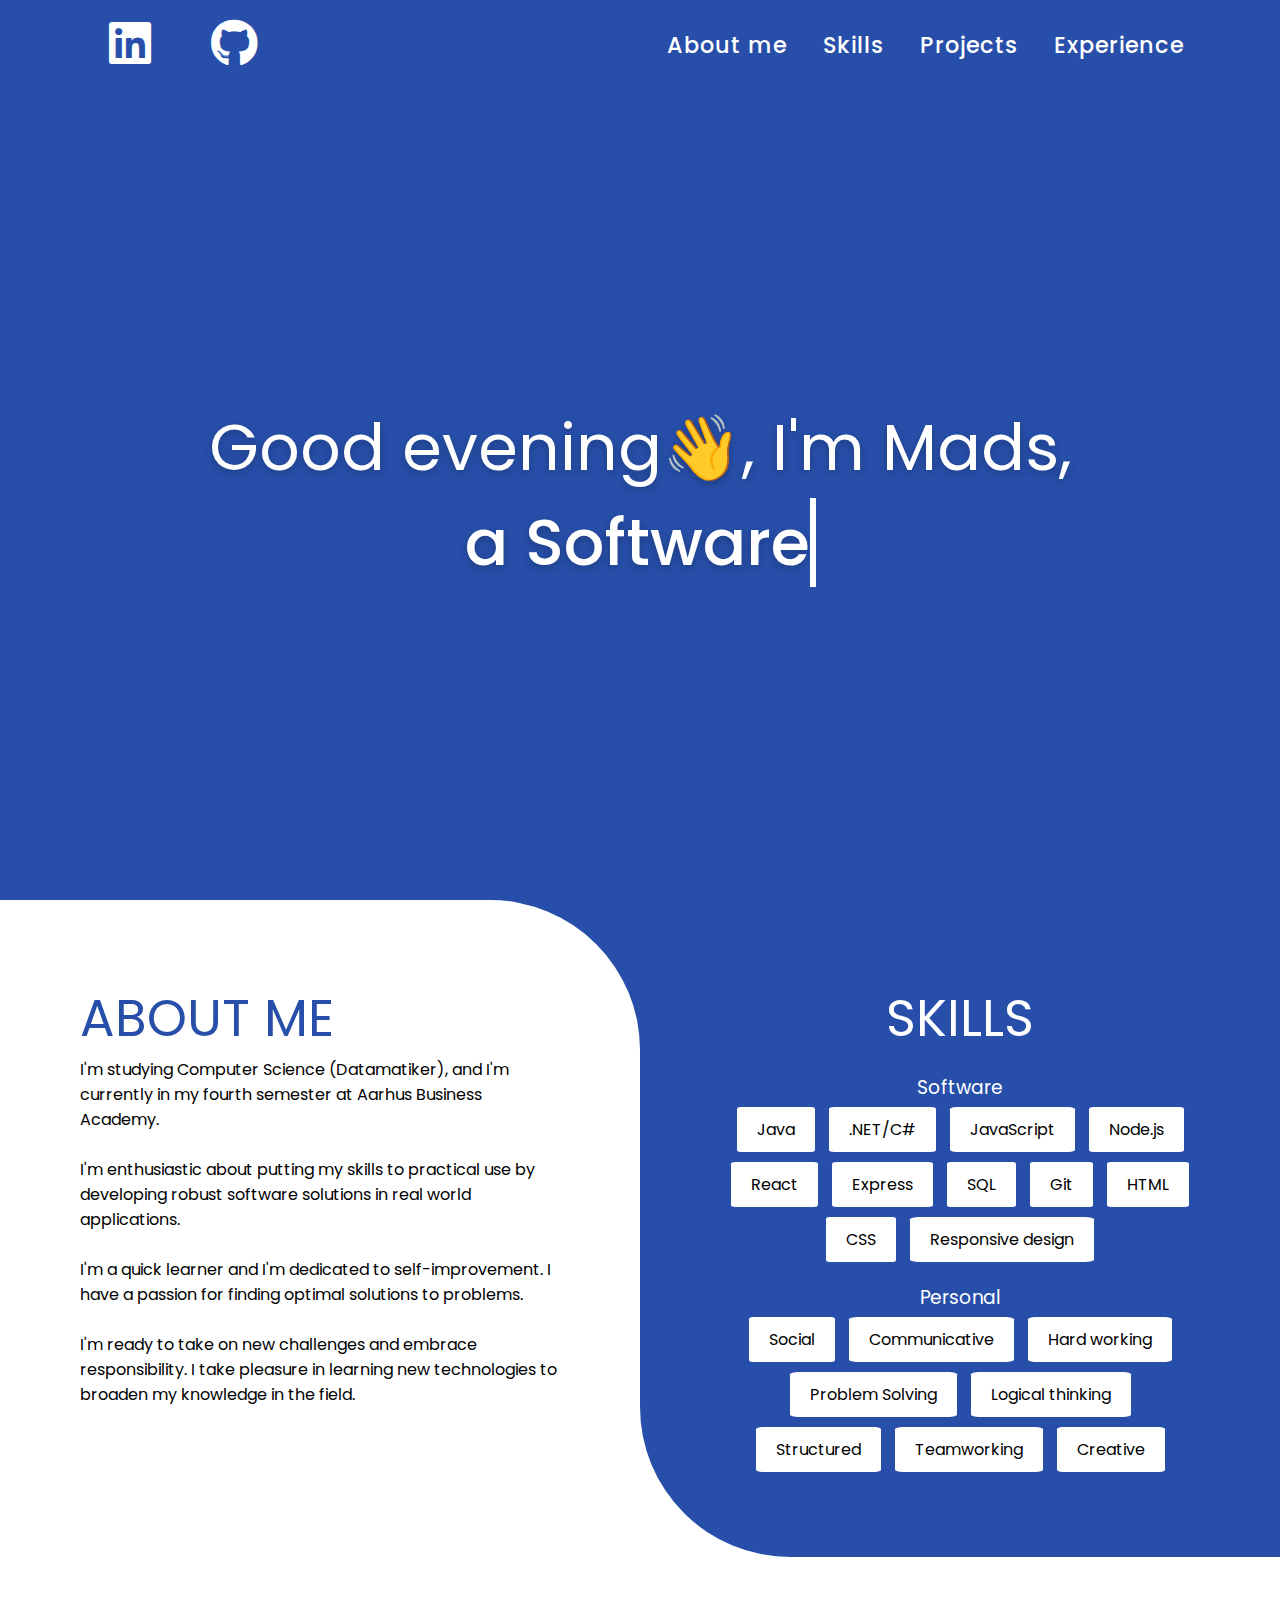
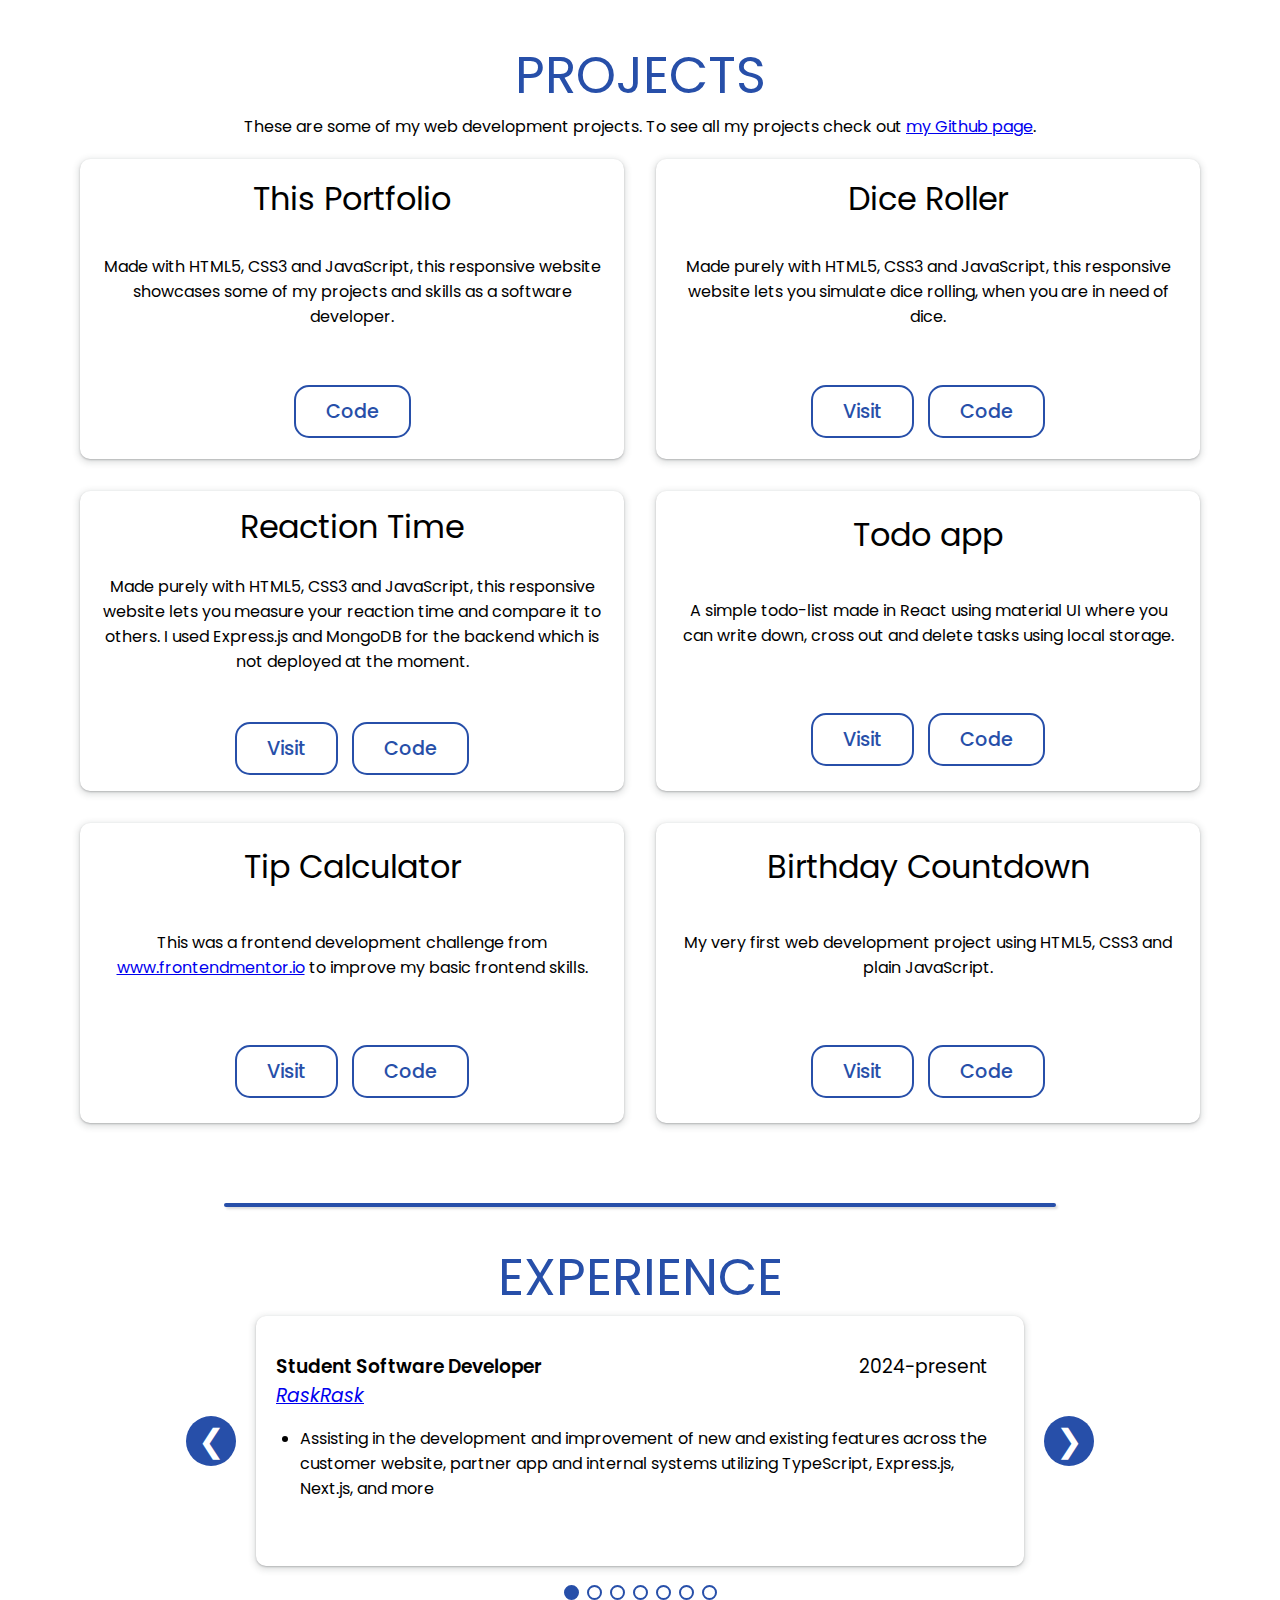
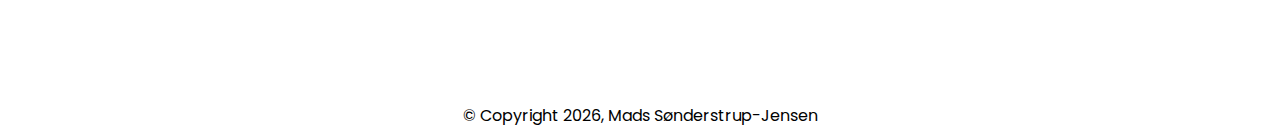
<file: index.html>
<!DOCTYPE html>
<html lang="en">
    <head>
        <meta charset="UTF-8" />
        <meta http-equiv="X-UA-Compatible" content="IE=edge" />
        <meta name="viewport" content="width=device-width, initial-scale=1.0" />
        <link rel="stylesheet" href="styles.css" />
        <link
            rel="stylesheet"
            href="https://cdnjs.cloudflare.com/ajax/libs/font-awesome/6.0.0/css/all.min.css"
            integrity="sha512-9usAa10IRO0HhonpyAIVpjrylPvoDwiPUiKdWk5t3PyolY1cOd4DSE0Ga+ri4AuTroPR5aQvXU9xC6qOPnzFeg=="
            crossorigin="anonymous"
            referrerpolicy="no-referrer"
        />
        <link
            rel="apple-touch-icon"
            sizes="180x180"
            href="favicon/apple-touch-icon.png"
        />
        <link
            rel="icon"
            type="image/png"
            sizes="32x32"
            href="favicon/favicon-32x32.png"
        />
        <link
            rel="icon"
            type="image/png"
            sizes="16x16"
            href="favicon/favicon-16x16.png"
        />
        <link rel="manifest" href="favicon/site.webmanifest" />
        <script src="script.js" defer></script>
        <title>Mads Sønderstrup-Jensen</title>
    </head>
    <body>
        <!--NAVBAR-->
        <header>
      <nav id="navbar">
              <div id="links">
                  <button id="linked-in" class="icon">
                      <i class="fab fa-linkedin fa-fw"></i>
                  </button>
                  <button id="github" class="icon">
                      <i class="fab fa-github fa-fw"></i>
                  </button>
              </div>
            <div id="nav-links">
          <a href="#about">About me</a>
          <a href="#skills">Skills</a>
          <a href="#projects">Projects</a>
          <a href="#experience">Experience</a>
          <!--<a href="#contact">Contact</a>-->
      </nav>
      <div id="hamburger">
        <div id="hamburger-line-1"></div>
        <div id="hamburger-line-2"></div>
        <div id="hamburger-line-3"></div>
      </div>
    </header>
    

    <!--HERO-->
    <div id="hero">
      <div id="hero-text">
        <h1>
          <span id="greeting"></span>👋, I'm Mads,
          <br />
          <span id="typed-out" class="span-bold"></span>
          <div id="text-cursor"></div>
        </h1>
      </div>
    </div>

    <div id="about-skills">
      <!--ABOUT ME-->
      <div id="about">
        <h2 class="section-header">ABOUT ME</h2>
        <div id="about-text">
          <p>
            I'm studying Computer Science (Datamatiker), and I'm
            currently in my fourth semester at Aarhus Business Academy.
            <br />
            <br />
            I'm enthusiastic about putting my skills to practical use by
            developing robust software solutions in real world applications.
            <br />
            <br />
            I'm a quick learner and I'm dedicated to self-improvement. I have a
            passion for finding optimal solutions to problems. <br />
            <br />
            I'm ready to take on new challenges and embrace responsibility. I
            take pleasure in learning new technologies to broaden my knowledge
            in the field.
          </p>
          </div>
          </div>
            <!--SKILLS-->
            <div id="skills-wrapper">
                <div id="skills">
                    <h2 class="section-header">SKILLS</h2>
                    <div id="skills-flex">
                        <div>
                            <h3>Software</h3>
                            <ul>
                                <li>Java</li>
                                <li>.NET/C#</li>
                                <li>JavaScript</li>
                                <li>Node.js</li>
                                <li>React</li>
                                <li>Express</li>
                                <li>SQL</li>
                                <li>Git</li>
                                <li>HTML</li>
                                <li>CSS</li>
                                <li>Responsive design</li>
                            </ul>
                        </div>
                        <div>
                            <h3>Personal</h3>
                            <ul>
                                <li>Social</li>
                                <li>Communicative</li>
                                <li>Hard working</li>
                                <li>Problem Solving</li>
                                <li>Logical thinking</li>
                                <li>Structured</li>
                                <li>Teamworking</li>
                                <li>Creative</li>
                            </ul>
                        </div>
                    </div>
                </div>
            </div>
        </div>

        <!--PROJECTS-->
        <div id="projects">
            <h2 id="projects-header" class="section-header">PROJECTS</h2>
            <p id="projects-description">
                These are some of my web development projects. To see all my
                projects check out
                <a href="https://github.com/soenderstrup" target="_blank"
                    >my Github page</a
                >.
            </p>
            <div id="projects-grid">
                <div class="project">
                    <h3>This Portfolio</h3>
                    <p>
                        Made with HTML5, CSS3 and JavaScript, this responsive
                        website showcases some of my projects and skills as a
                        software developer.
                    </p>
                    <button id="portfolio-github-btn" class="project-visit-btn">
                        Code
                    </button>
                </div>
                <div class="project">
                    <h3>Dice Roller</h3>
                    <p>
                        Made purely with HTML5, CSS3 and JavaScript, this
                        responsive website lets you simulate dice rolling, when
                        you are in need of dice.
                    </p>
                    <div class="link-buttons">
                        <button id="dice-roller-btn" class="project-visit-btn">
                            Visit
                        </button>
                        <button
                            id="dice-roller-github-btn"
                            class="project-visit-btn"
                        >
                            Code
                        </button>
                    </div>
                </div>
                <div class="project">
                    <h3>Reaction Time</h3>
                    <p>
                        Made purely with HTML5, CSS3 and JavaScript, this
                        responsive website lets you measure your reaction time
                        and compare it to others. I used Express.js and MongoDB
                        for the backend which is not deployed at the moment.
                    </p>
                    <div class="link-buttons">
                        <button
                            id="reaction-time-btn"
                            class="project-visit-btn"
                        >
                            Visit
                        </button>
                        <button
                            id="reaction-time-github-btn"
                            class="project-visit-btn"
                        >
                            Code
                        </button>
                    </div>
                </div>
                <!--<div class="project">
          <h3>Weather app</h3>
          <p>
            Made with the well-known frontend framework React and using a
            weather API, this responsive website enables you to look up the
            current weather conditions of any city.
          </p>
          <div class="link-buttons">
            <button id="weather-app-btn" class="project-visit-btn">
              Visit
            </button>
            <button id="weather-app-github-btn" class="project-visit-btn">
              Code
            </button>
          </div>
        </div>-->
                <div class="project">
                    <h3>Todo app</h3>
                    <p>
                        A simple todo-list made in React using material UI where
                        you can write down, cross out and delete tasks using
                        local storage.
                    </p>
                    <div class="link-buttons">
                        <button id="todo-app-btn" class="project-visit-btn">
                            Visit
                        </button>
                        <button
                            id="todo-app-github-btn"
                            class="project-visit-btn"
                        >
                            Code
                        </button>
                    </div>
                </div>
                <div class="project">
                    <h3>Tip Calculator</h3>
                    <p>
                        This was a frontend development challenge from
                        <a href="https://www.frontendmentor.io/" target="_blank"
                            >www.frontendmentor.io</a
                        >
                        to improve my basic frontend skills.
                    </p>
                    <div class="link-buttons">
                        <button
                            id="tip-calculator-btn"
                            class="project-visit-btn"
                        >
                            Visit
                        </button>
                        <button
                            id="tip-calculator-github-btn"
                            class="project-visit-btn"
                        >
                            Code
                        </button>
                    </div>
                </div>
                <div class="project">
                    <h3>Birthday Countdown</h3>
                    <p>
                        My very first web development project using HTML5, CSS3
                        and plain JavaScript.
                    </p>
                    <div class="link-buttons">
                        <button id="countdown-btn" class="project-visit-btn">
                            Visit
                        </button>
                        <button
                            id="countdown-github-btn"
                            class="project-visit-btn"
                        >
                            Code
                        </button>
                    </div>
                </div>
            </div>
        </div>

        <!--EXPERINCE-->
        <div id="experience">
            <div class="line"></div>
            <h2 id="experience-header" class="section-header">EXPERIENCE</h2>
            <div id="exp-slideshow">
                <button id="prev" class="slide-btn" onclick="changeSlide(-1)">
                    &#10094;
                </button>
                <div class="slide">
                    <h3>
                        Student Software Developer
                        <span class="date">2024-present</span>
                        <span class="location"><i><a href="https://www.raskrask.dk/" target="_blank">RaskRask</a></i></span>
                    </h3>
                    <ul>
                        <li>Assisting in the development and improvement of new and existing features across the customer website, partner app and internal systems utilizing TypeScript, Express.js, Next.js, and more</li>
                    </ul>
                </div>
                <div class="slide">
                    <h3>
                        Student Software Developer
                        <span class="date">2023-2024</span>
                        <span class="location"><i><a href="https://www.prochimp.dk/" target="_blank">Prochimp</a></i></span>
                    </h3>
                    <ul>
                        <li>
                            Developing solutions in C# and .NET, both frontend
                            and backend
                        </li>
                        <li>Working with the MAUI Blazor framework</li>
                    </ul>
                    <p>
                        This has made me proficient in the MAUI Blazor framework, significantly deepening my understanding of the .NET ecosystem.
                    </p>
                </div>
                <div class="slide">
                    <h3>
                        Student Software Developer
                        <span class="date">2022-2023</span>
                        <span class="location"
                            ><i><a href="https://www.be-terna.com/" target="_blank">BE-terna Denmark</a></i></span
                        >
                    </h3>
                    <ul>
                        <li>Developing websites for various clients</li>
                        <li>
                            Consulting work and developing solutions in the
                            Microsoft Power Platform environment
                        </li>
                    </ul>
                    <p>
                        This has given me valuable experience in working with
                        clients and developing solutions in a professional
                        environment.
                    </p>
                </div>
                <div class="slide">
                    <h3>
                        Instructor - Introduction to Programming
                        <span class="date">2021</span>
                        <span class="location"><i>Aarhus University</i></span>
                    </h3>
                    <ul>
                        <li>
                            Teaching Java to first-year computer science
                            students
                        </li>
                        <li>
                            Debugging and correcting programming assignments
                        </li>
                    </ul>
                    <p>
                        This has enhanced my ability to convey theoretical
                        challenges, providing me with a deeper understanding of
                        programming.
                    </p>
                </div>
                <div class="slide">
                    <h3>
                        Warehouse Employee
                        <span class="date">2020</span>
                        <span class="location"
                            ><i>Brdr. Kier</i></span
                        >
                    </h3>
                    <ul>
                        <li>Packing and picking shipments of metal pipes</li>
                        <li>Loading trucks using remote-controlled cranes</li>
                    </ul>
                    <p>
                        This has taught me the importance of structured and
                        independent work.
                    </p>
                </div>
                <div class="slide">
                    <h3>
                        Waiter
                        <span class="date">2019-2020</span>
                        <span class="location"><i>Kiin Kiin, Aarhus</i></span>
                    </h3>
                    <ul>
                        <li>Take orders and serve guests</li>
                        <li>I had to keep calm in stressful situations</li>
                    </ul>
                    <p>
                        This has taught me to be service-oriented and keep a
                        positive attitude no matter what.
                    </p>
                </div>
                <div class="slide">
                    <h3>
                        Substitute Teacher and pedagogical assistant
                        <span class="date">2018-2019</span>
                        <span class="location"
                            ><i>Odder Lille Friskole</i></span
                        >
                    </h3>
                    <ul>
                        <li>
                            Taught children from grades 0 to 9 and conducted
                            activities with them in the after-school program.
                        </li>
                        <li>
                            Was available for on-call assignments every morning.
                        </li>
                    </ul>
                    <p>
                        This has taught me to be adaptable, flexible, and
                        patient.
                    </p>
                </div>

                <button id="next" class="slide-btn" onclick="changeSlide(1)">
                    &#10095;
                </button>
            </div>
            <div id="dots">
                <span class="dot" onclick="showSlide(0)"></span>
                <span class="dot" onclick="showSlide(1)"></span>
                <span class="dot" onclick="showSlide(2)"></span>
                <span class="dot" onclick="showSlide(3)"></span>
                <span class="dot" onclick="showSlide(4)"></span>
                <span class="dot" onclick="showSlide(5)"></span>
                <span class="dot" onclick="showSlide(6)"></span>
            </div>
        </div>
        <button id="top-btn"><i class="fas fa-angle-up"></i></button>
        <p id="copyright"></p>
    </body>
</html>
</file>
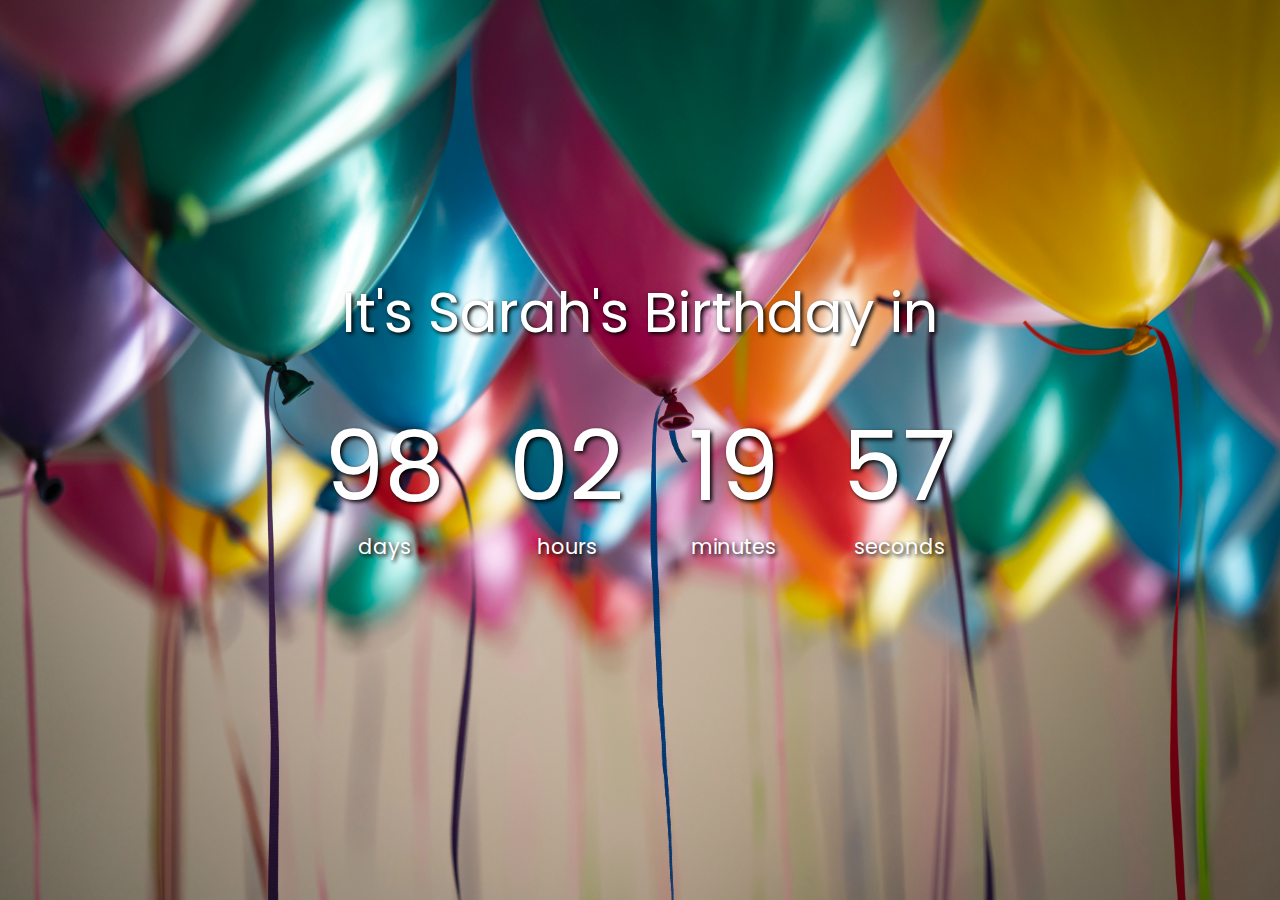
<file: countdown/index.html>
<!DOCTYPE html>
<html lang="en">
<head>
    <meta charset="UTF-8">
    <meta name="viewport" content="width=device-width, initial-scale=1">
    <title>Countdown to Birthday</title>
    <link rel="stylesheet" href="style.css">
    <script src="script.js" defer></script>
</head>
<body>
    <h1>It's Sarah's Birthday in</h1>

    <div class="countdown-container">
        <div class="countdown-el days-c">
            <p class="big-text" id="days">0</p>
            <span>days</span>
        </div>
        <div class="countdown-el hours-c">
            <p class="big-text" id="hours">0</p>
            <span>hours</span>
        </div>
        <div class="countdown-el minutes-c">
            <p class="big-text" id="minutes">0</p>
            <span>minutes</span>
        </div>
        <div class="countdown-el seconds-c">
            <p class="big-text" id="seconds">0</p>
            <span>seconds</span>
        </div>
    </div>
</body>
</html>
</file>
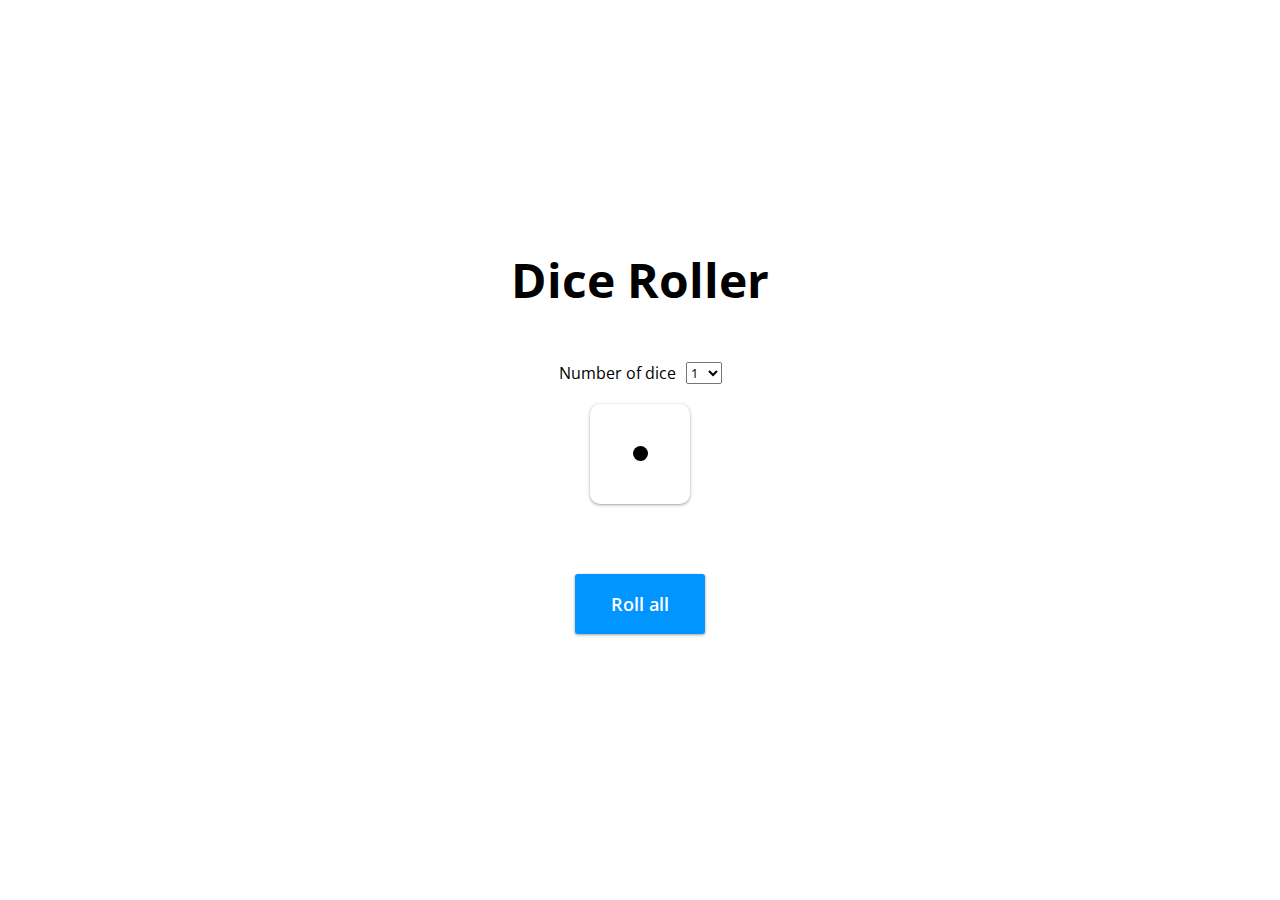
<file: dice/index.html>
<!DOCTYPE html>
<html lang="en">
  <head>
    <meta charset="UTF-8" />
    <meta http-equiv="X-UA-Compatible" content="IE=edge" />
    <meta name="viewport" content="width=device-width, initial-scale=1.0" />
    <link rel="stylesheet" href="styles.css" />
    <script src="script.js" defer></script>
    <title>Dice</title>
  </head>
  <body>
    <section>
      <h1>Dice Roller</h1>
      <div id="select">
        <p>Number of dice</p>
        <select name="noOfDice" id="dice-selector">
          <option value="1">1</option>
          <option value="2">2</option>
          <option value="3">3</option>
          <option value="4">4</option>
          <option value="5">5</option>
          <option value="6">6</option>
          <option value="7">7</option>
          <option value="8">8</option>
          <option value="9">9</option>
          <option value="10">10</option>
        </select>
      </div>
      <div id="dice-container"></div>
      <button id="roll-btn">Roll all</button>
      <p id="last-roll"></p>
    </section>
  </body>
</html>
</file>
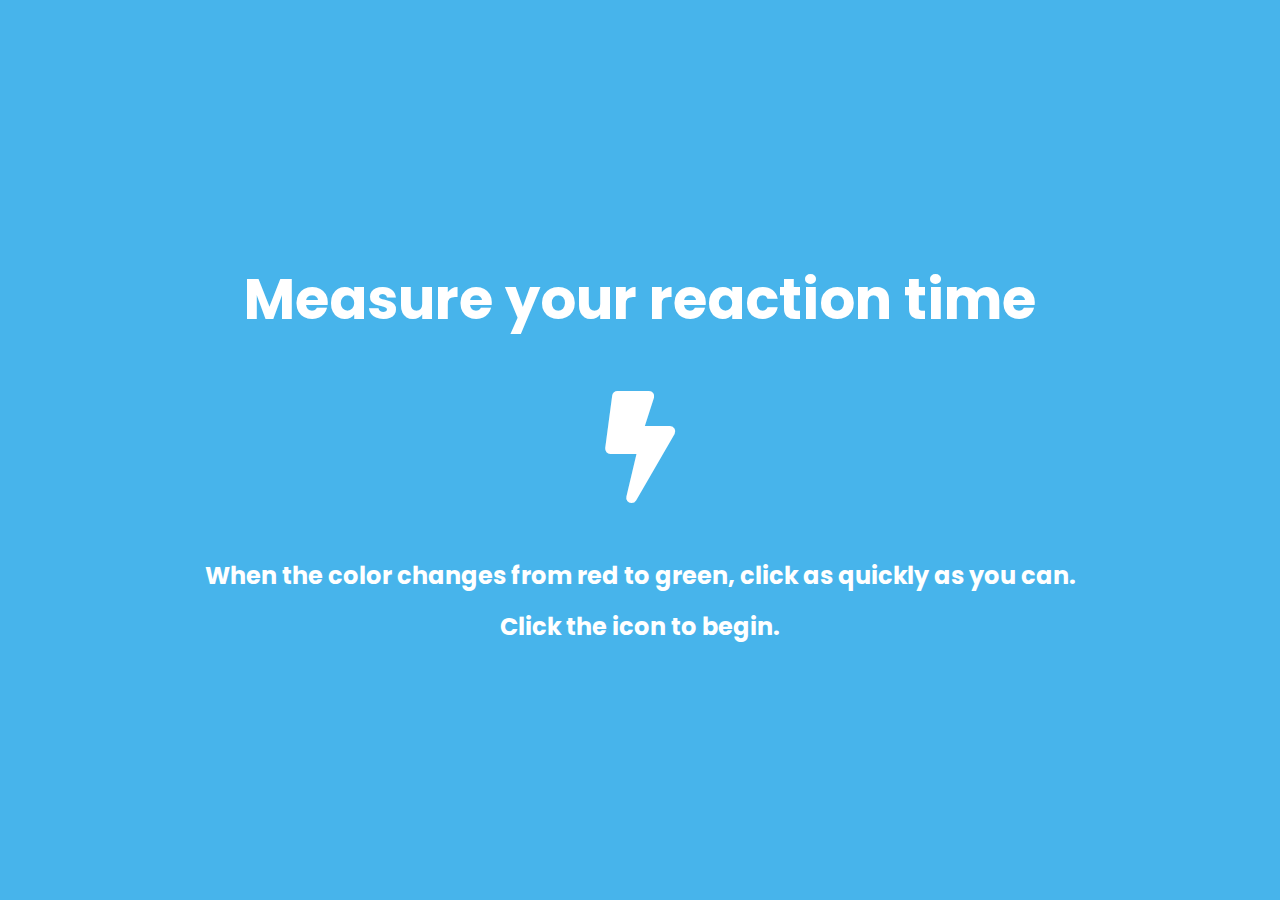
<file: reaction-time-app/index.html>
<!DOCTYPE html>
<html lang="en">
<head>
    <meta charset="UTF-8">
    <meta http-equiv="X-UA-Compatible" content="IE=edge">
    <meta name="viewport" content="width=device-width, initial-scale=1.0">
    <link rel="stylesheet" href="https://cdnjs.cloudflare.com/ajax/libs/font-awesome/5.15.4/css/all.min.css">
    <link rel="stylesheet" href="style.css">
    <script src="app.js" defer></script>
    <title>Reaction time</title>
</head>
<body>
    <div class="container clickable">
        <div class="text-container">
            <h1 class="header">Measure your reaction time</h1>
        </div>
        <div class="icon">
            <button class="trans-btn bolt"><i class="fas fa-bolt"></i></button>
        </div>
        <div class="text-container">
            <h2>When the color changes from red to green, click as quickly as you can.</h2>
            <h2 class="padding--top">Click the icon to begin.</h2>
        </div>
        
    </div>
</body>
</html>
</file>
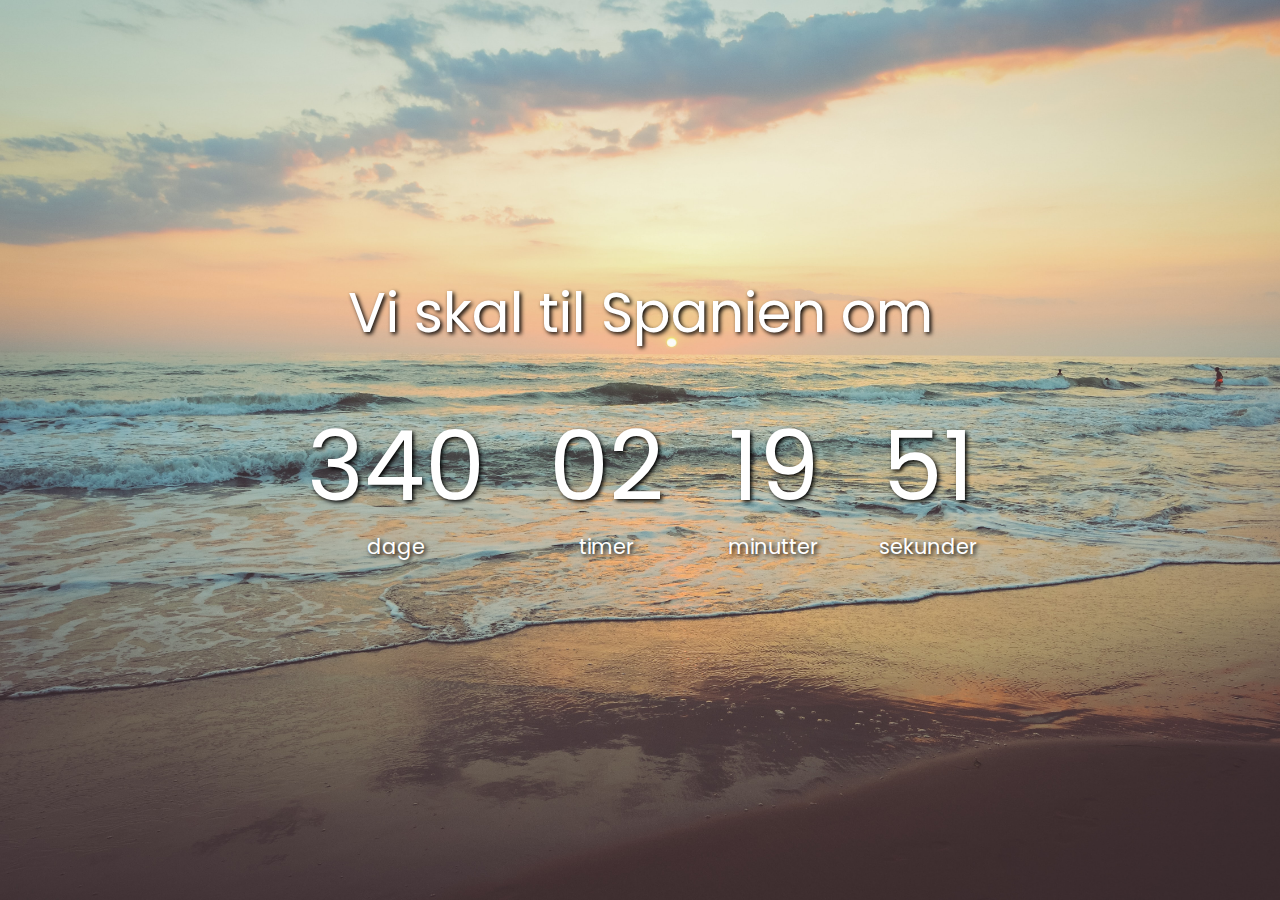
<file: sommerferie/index.html>
<!DOCTYPE html>
<html lang="en">
  <head>
    <meta charset="UTF-8" />
    <meta name="viewport" content="width=device-width, initial-scale=1" />
    <title>Sommerferie</title>
    <link rel="stylesheet" href="style.css" />
    <script src="script.js" defer></script>
  </head>
  <body>
    <h1>Vi skal til Spanien om</h1>

    <div class="countdown-container">
      <div class="countdown-el days-c">
        <p class="big-text" id="days">0</p>
        <span>dage</span>
      </div>
      <div class="countdown-el hours-c">
        <p class="big-text" id="hours">0</p>
        <span>timer</span>
      </div>
      <div class="countdown-el minutes-c">
        <p class="big-text" id="minutes">0</p>
        <span>minutter</span>
      </div>
      <div class="countdown-el seconds-c">
        <p class="big-text" id="seconds">0</p>
        <span>sekunder</span>
      </div>
    </div>
  </body>
</html>
</file>
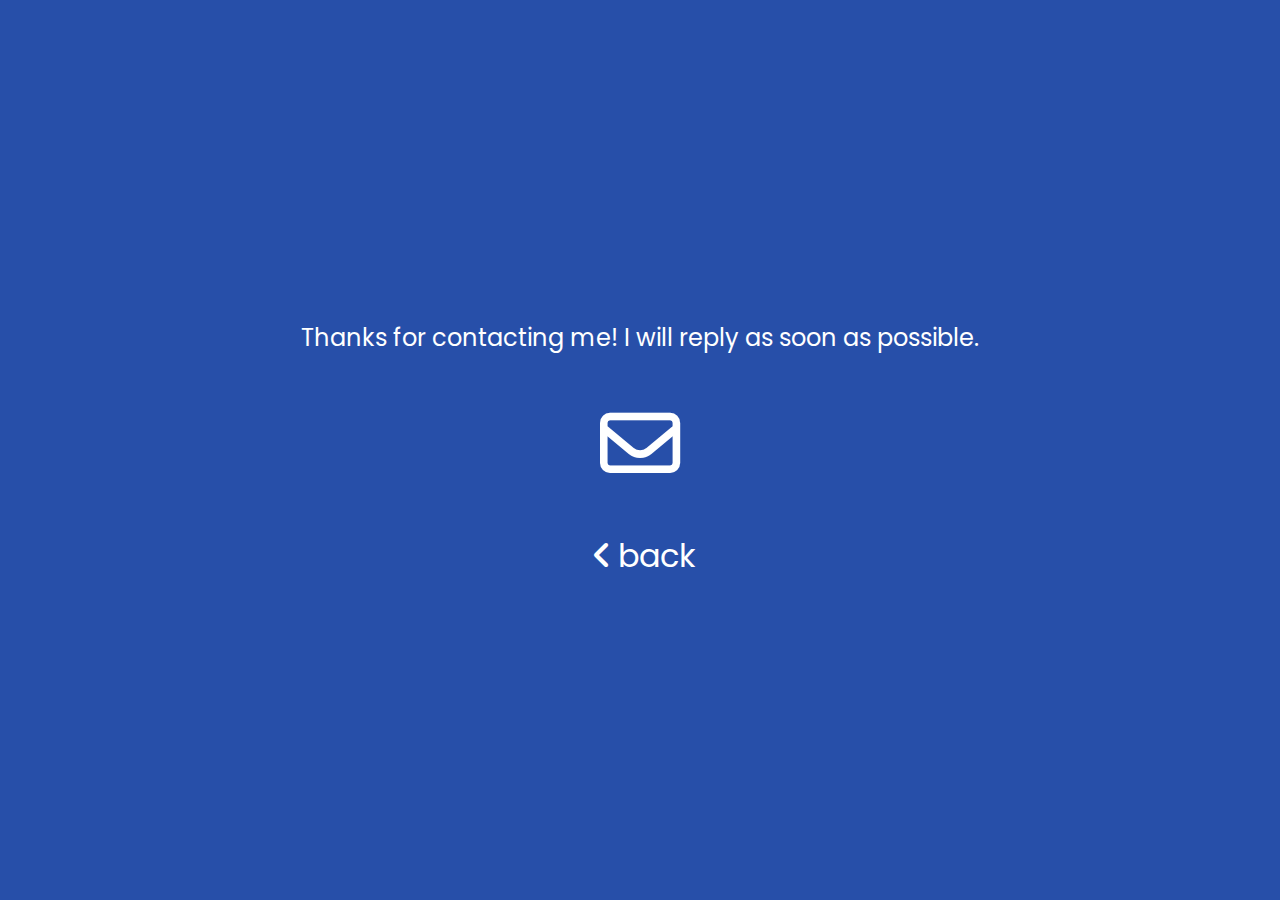
<file: thanks/index.html>
<!DOCTYPE html>
<html lang="en">
  <head>
    <meta charset="UTF-8" />
    <meta http-equiv="X-UA-Compatible" content="IE=edge" />
    <meta name="viewport" content="width=device-width, initial-scale=1.0" />
    <link rel="stylesheet" href="../styles.css" />
    <script src="thanks-script.js" defer></script>
    <link
      rel="stylesheet"
      href="https://cdnjs.cloudflare.com/ajax/libs/font-awesome/6.0.0/css/all.min.css"
      integrity="sha512-9usAa10IRO0HhonpyAIVpjrylPvoDwiPUiKdWk5t3PyolY1cOd4DSE0Ga+ri4AuTroPR5aQvXU9xC6qOPnzFeg=="
      crossorigin="anonymous"
      referrerpolicy="no-referrer"
    />
    <title>Thanks!</title>
  </head>
  <body>
    <div id="thanks">
      <h2>Thanks for contacting me! I will reply as soon as possible.</h2>
      <i id="envelope" class="far fa-envelope"></i>
      <button id="thanks-back-btn">
        <i class="fa-solid fa-angle-left"></i>back
      </button>
    </div>
  </body>
</html>
</file>
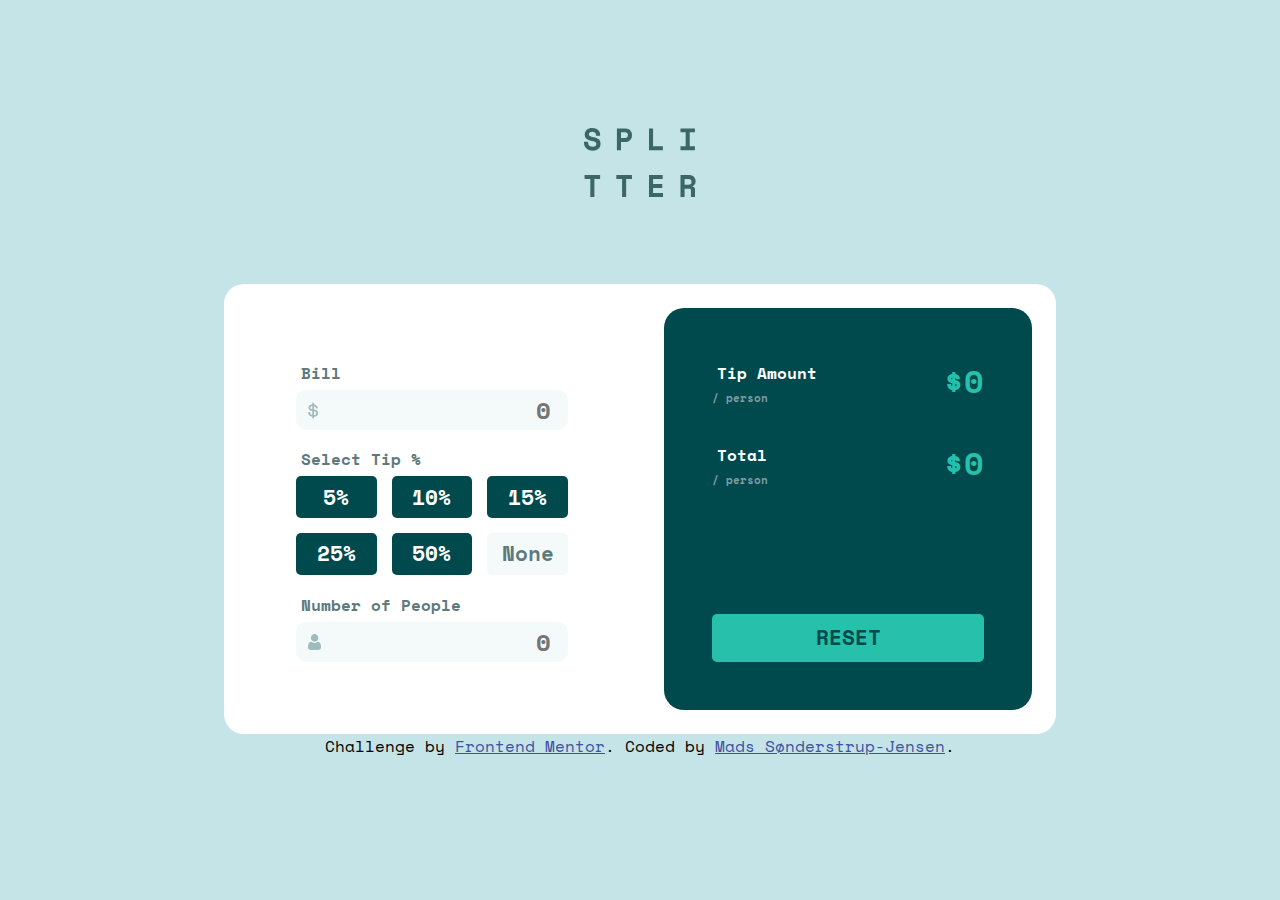
<file: tip-calculator/index.html>
<!DOCTYPE html>
<html lang="en">
<head>
  <meta charset="UTF-8">
  <meta name="viewport" content="width=device-width, initial-scale=1.0"> <!-- displays site properly based on user's device -->

  <link rel="icon" type="image/png" sizes="32x32" href="./images/favicon-32x32.png">
  <link rel="stylesheet" href="style.css">
  <script src="script.js" defer></script>
  
  <title>Tip calculator app</title>

</head>
<body>
  <header>
    <img class="logo" src="images/logo.svg" alt="logo">
  </header>

  <main class="container">
    <div class="left-container">
      <div class="bill">
        <h4>Bill</h4>
        <img class="icon" src="images/icon-dollar.svg" alt="dollar">
        <input id ="bill" type="number" placeholder="0">
      </div>
      
      <div class="select-tip">
        <h4>Select Tip %</h4>
        <div class="grid">
          <button id="btn-5"> 5%</button>
          <button id="btn-10">10%</button>
          <button id="btn-15">15%</button>
          <button id="btn-25">25%</button>
          <button id="btn-50">50%</button>
          <button id="none">None</button>
        </div>
      </div>

      <div class="no-people">
        <h4>Number of People</h4>
        <img class="icon" src="images/icon-person.svg" alt="person">
        <input id="persons" type="number" placeholder="0">
      </div>
    </div>

    <div class="right-container">
      <div class="result-container">
        <div class="result">
          <div class="text">
            <h4>Tip Amount</h4>
            <h6>/ person</h6>
          </div>
          <div class="number">
            <h2 id="tip-amount">$0</h2>
          </div>
        </div>

        <div class="result">
          <div class="text">
            <h4>Total</h4>
            <h6>/ person</h6>
          </div>
          <div class="number">
            <h2 id="total">$0</h2>
          </div>
        </div>
      </div>
      
      <button id="reset">RESET</button>
    </div>
  </main>
  
  <div class="attribution">
    Challenge by <a href="https://www.frontendmentor.io?ref=challenge" target="_blank">Frontend Mentor</a>. 
    Coded by <a href="#">Mads Sønderstrup-Jensen</a>.
  </div>
</body>
</html>
</file>
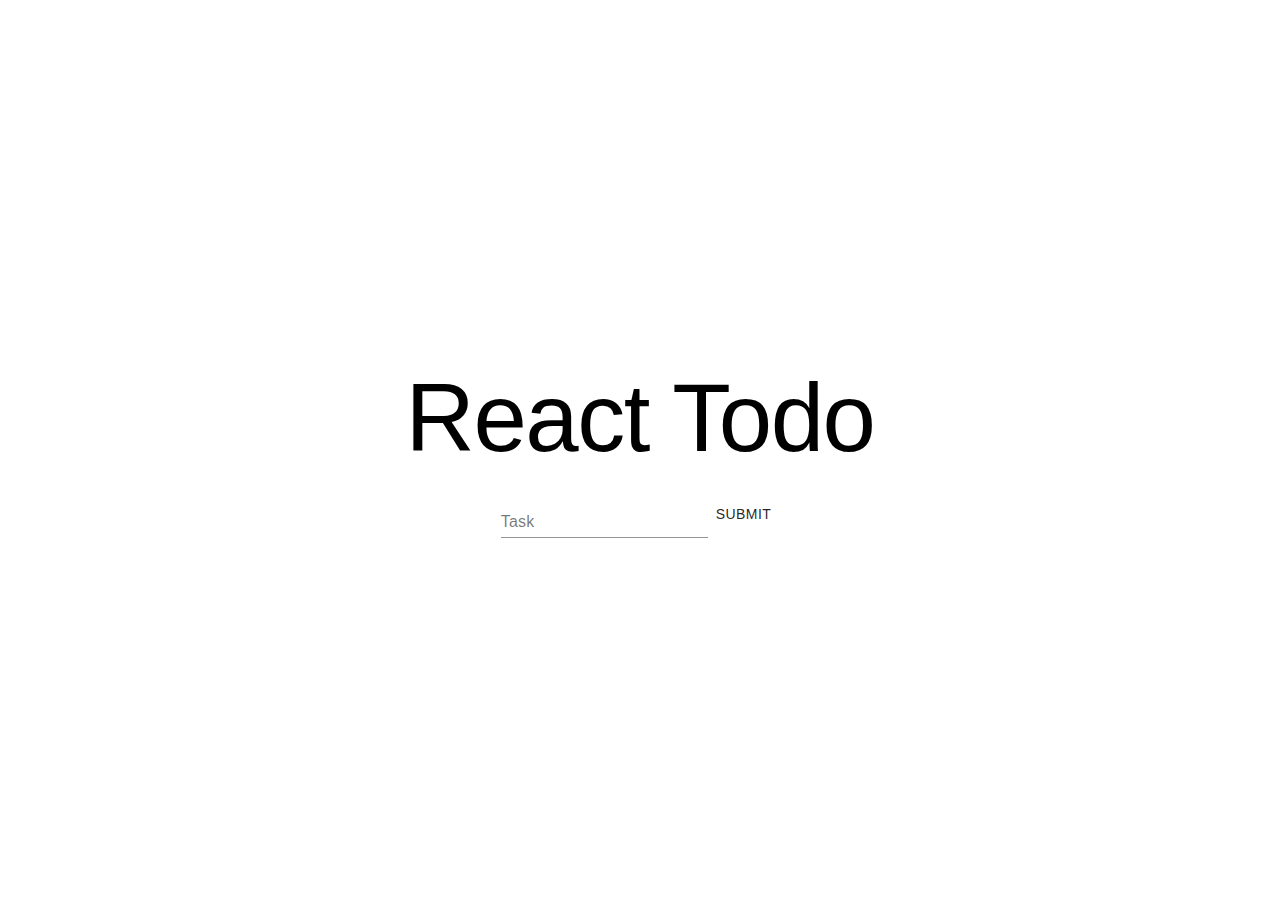
<file: todo-app/index.html>
<!doctype html><html lang="en"><head><meta charset="utf-8"/><meta name="viewport" content="width=device-width,initial-scale=1"/><meta name="theme-color" content="#000000"/><meta name="description" content="Web site created using create-react-app"/><link rel="apple-touch-icon" href="/todo-app/logo192.png"/><link rel="manifest" href="/todo-app/manifest.json"/><title>React Todo</title><link href="/todo-app/static/css/main.b0f319ca.chunk.css" rel="stylesheet"></head><body><noscript>You need to enable JavaScript to run this app.</noscript><div id="root"></div><script>!function(e){function t(t){for(var n,a,i=t[0],c=t[1],l=t[2],p=0,s=[];p<i.length;p++)a=i[p],Object.prototype.hasOwnProperty.call(o,a)&&o[a]&&s.push(o[a][0]),o[a]=0;for(n in c)Object.prototype.hasOwnProperty.call(c,n)&&(e[n]=c[n]);for(f&&f(t);s.length;)s.shift()();return u.push.apply(u,l||[]),r()}function r(){for(var e,t=0;t<u.length;t++){for(var r=u[t],n=!0,i=1;i<r.length;i++){var c=r[i];0!==o[c]&&(n=!1)}n&&(u.splice(t--,1),e=a(a.s=r[0]))}return e}var n={},o={1:0},u=[];function a(t){if(n[t])return n[t].exports;var r=n[t]={i:t,l:!1,exports:{}};return e[t].call(r.exports,r,r.exports,a),r.l=!0,r.exports}a.e=function(e){var t=[],r=o[e];if(0!==r)if(r)t.push(r[2]);else{var n=new Promise((function(t,n){r=o[e]=[t,n]}));t.push(r[2]=n);var u,i=document.createElement("script");i.charset="utf-8",i.timeout=120,a.nc&&i.setAttribute("nonce",a.nc),i.src=function(e){return a.p+"static/js/"+({}[e]||e)+"."+{3:"b1663263"}[e]+".chunk.js"}(e);var c=new Error;u=function(t){i.onerror=i.onload=null,clearTimeout(l);var r=o[e];if(0!==r){if(r){var n=t&&("load"===t.type?"missing":t.type),u=t&&t.target&&t.target.src;c.message="Loading chunk "+e+" failed.\n("+n+": "+u+")",c.name="ChunkLoadError",c.type=n,c.request=u,r[1](c)}o[e]=void 0}};var l=setTimeout((function(){u({type:"timeout",target:i})}),12e4);i.onerror=i.onload=u,document.head.appendChild(i)}return Promise.all(t)},a.m=e,a.c=n,a.d=function(e,t,r){a.o(e,t)||Object.defineProperty(e,t,{enumerable:!0,get:r})},a.r=function(e){"undefined"!=typeof Symbol&&Symbol.toStringTag&&Object.defineProperty(e,Symbol.toStringTag,{value:"Module"}),Object.defineProperty(e,"__esModule",{value:!0})},a.t=function(e,t){if(1&t&&(e=a(e)),8&t)return e;if(4&t&&"object"==typeof e&&e&&e.__esModule)return e;var r=Object.create(null);if(a.r(r),Object.defineProperty(r,"default",{enumerable:!0,value:e}),2&t&&"string"!=typeof e)for(var n in e)a.d(r,n,function(t){return e[t]}.bind(null,n));return r},a.n=function(e){var t=e&&e.__esModule?function(){return e.default}:function(){return e};return a.d(t,"a",t),t},a.o=function(e,t){return Object.prototype.hasOwnProperty.call(e,t)},a.p="/todo-app/",a.oe=function(e){throw console.error(e),e};var i=this["webpackJsonpreact-todo"]=this["webpackJsonpreact-todo"]||[],c=i.push.bind(i);i.push=t,i=i.slice();for(var l=0;l<i.length;l++)t(i[l]);var f=c;r()}([])</script><script src="/todo-app/static/js/2.1c2b26e9.chunk.js"></script><script src="/todo-app/static/js/main.126b2ce1.chunk.js"></script></body></html>
</file>
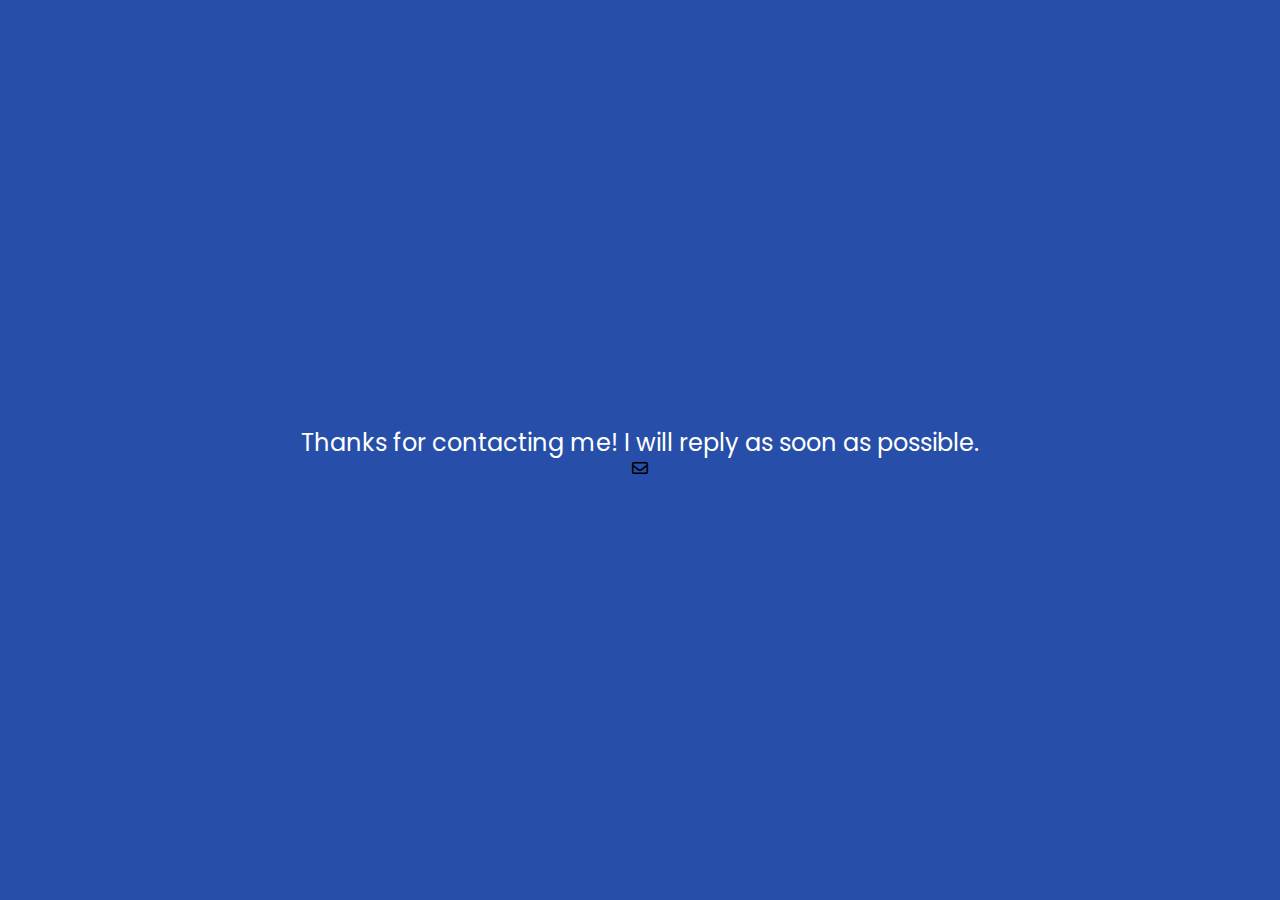
<file: thanks.html>
<!DOCTYPE html>
<html lang="en">
  <head>
    <meta charset="UTF-8" />
    <meta http-equiv="X-UA-Compatible" content="IE=edge" />
    <meta name="viewport" content="width=device-width, initial-scale=1.0" />
    <link rel="stylesheet" href="styles.css" />
    <link
      rel="stylesheet"
      href="https://cdnjs.cloudflare.com/ajax/libs/font-awesome/6.0.0/css/all.min.css"
      integrity="sha512-9usAa10IRO0HhonpyAIVpjrylPvoDwiPUiKdWk5t3PyolY1cOd4DSE0Ga+ri4AuTroPR5aQvXU9xC6qOPnzFeg=="
      crossorigin="anonymous"
      referrerpolicy="no-referrer"
    />
    <title>Thanks!</title>
  </head>
  <body>
    <div id="thanks">
      <h2>Thanks for contacting me! I will reply as soon as possible.</h2>
      <i class="far fa-envelope"></i>
    </div>
  </body>
</html>
</file>
<file: styles.css>
@import url("https://fonts.googleapis.com/css2?family=Poppins:wght@300;400;500;700&display=swap");

/*GENERAL*/
:root {
  --primary-color: #274fa9;
  --focus-primary-color: #4669bc;
  --vibrant-primary-color: #305dd1;
  --white: white;
  --nice-box-shadow: rgba(60, 64, 67, 0.3) 0px 1px 2px 0px,
    rgba(60, 64, 67, 0.15) 0px 2px 6px 2px;
  --container-spacing: 5rem;
  --h2-fs: 4vw;
  --border-curve: 150px;
  --hero-animation-duration: 0.1s;
  --hover-transition-duration: 0.2s;
}

* {
  box-sizing: border-box;
  margin: 0;
  padding: 0;
  font-family: "Poppins", sans-serif;
  font-weight: 400;
}

html {
  scroll-behavior: smooth;
}

body {
  background-color: var(--primary-color);
}

.section-header {
  font-size: var(--h2-fs);
}

.line {
  background-color: var(--primary-color);
  height: 4px;
  width: 65vw;
  margin: auto;
  margin-bottom: 2rem;
  border-radius: 10px;

  box-shadow: rgba(0, 0, 0, 0.15) 1.95px 1.95px 2.6px;
}

/*NAVBAR*/
#navbar {
  display: flex;
  justify-content: space-between;
  align-items: center;
  height: 10vh;
  padding: 0 var(--container-spacing);
}

#navbar h2 {
  color: var(--white);
  font-weight: 500;
  letter-spacing: 2px;
  font-size: 2vw;
}

#navbar a {
  display: inline-block;
  color: var(--white);
  text-decoration: none;
  font-size: 1.4rem;
  font-weight: 500;
  letter-spacing: 1px;
  margin: 0 1rem;
  transition: var(--hover-transition-duration) ease-in-out;
}

#navbar a:hover {
  transform: translateY(-3px);
}

#navbar a:after {    
  background: none repeat scroll 0 0 transparent;
  bottom: 0;
  content: "";
  display: block;
  height: 2px;
  left: 50%;
  position: absolute;
  background: #fff;
  transition: width 0.3s ease 0s, left 0.3s ease 0s;
  width: 0;
}
#navbar a:hover:after { 
  width: 100%; 
  left: 0; 
}

.icon {
  background: transparent;
  color: var(--white);
  font-size: 3rem;

  border: none;
  border-radius: 20px;
  margin: 20px;

  cursor: pointer;

  transition: var(--hover-transition-duration) ease-in-out;
}

.icon:hover {
  background-color: var(--focus-primary-color);
}

#hamburger {
  display: none;
}

/*HERO*/
#hero {
  text-align: center;
  display: flex;
  justify-content: center;
  align-items: center;
  height: 90vh;
  margin: 0 var(--container-spacing);

  overflow: hidden;
}

#hero-text h1 {
  color: var(--white);
  font-size: 5vw;
  font-weight: 400;
  text-shadow: rgba(0, 0, 0, 0.24) 0px 3px 8px;
}

.typed-out-container {
  display: inline-block;
}

#text-cursor {
  display: inline;
  border-right: 0.1em solid var(--white);
}

.text-cursor-blink {
  animation: blink 1s infinite;
}

.span-bold {
  font-weight: 500;
}

/*ABOUT-SKILLS*/
#about-skills {
  display: flex;
}

#about-skills h3 {
  margin-top: 1rem;
}

/*ABOUT*/
#about {
  background-color: var(--white);
  padding: var(--container-spacing);

  width: 50%;
  border-top-right-radius: var(--border-curve);
}

#about h2 {
  color: var(--primary-color);
}

/*SKILLS*/
#skills-wrapper {
  background-color: var(--white);
  width: 50%;
}

#skills {
  background-color: var(--primary-color);
  text-align: center;
  padding: var(--container-spacing);

  height: 100%;
  border-bottom-left-radius: var(--border-curve);
}

#skills-flex {
  display: flex;
  justify-content: center;
  flex-direction: column;
}

#skills h2 {
  color: var(--white);
}

#skills h3 {
  color: var(--white);
}

#skills ul {
  display: block;
  max-width: 700px;
  margin: auto;
}

#skills li {
  display: inline-block;
  background-color: var(--white);

  padding: 10px 20px;
  margin: 5px;
  border-radius: 5%;

  list-style: none;
  cursor: default;

  transition: ease 0.3s;
}

#skills li:hover {
  transform: translateY(-3px);
}

/*PROJECTS*/
#projects {
  background-color: var(--white);
  padding: var(--container-spacing);
}

#projects h2 {
  color: var(--primary-color);
  text-align: center;
}

#projects h3 {
  font-size: 2rem;
}

#projects p {
  margin: 0 20px 20px 20px;
}

#projects-description {
  text-align: center;
  margin-bottom: 20px;
}

#projects-grid {
  display: grid;
  grid-template-columns: 1fr 1fr;
  gap: 2rem;
}

.project {
  box-shadow: var(--nice-box-shadow);
  border-radius: 10px;
  min-height: 300px;

  display: flex;
  flex-direction: column;
  justify-content: space-around;
  align-items: center;

  text-align: center;
}

.project-visit-btn {
  background-color: transparent;
  color: var(--primary-color);
  font-size: 1.2rem;
  font-weight: 500;

  margin: 5px;
  padding: 10px 30px;
  border: 2px solid var(--primary-color);
  border-radius: 15px;
  cursor: pointer;

  transition: 0.15s ease-in-out;
}

.project-visit-btn:hover {
  background-color: var(--primary-color);
  color: var(--white);
  box-shadow: rgba(50, 50, 93, 0.25) 0px 2px 5px -1px,
    rgba(0, 0, 0, 0.3) 0px 1px 3px -1px;
}

/*EXPERINCE*/
#experience {
  padding: 0 var(--container-spacing) var(--container-spacing)
    var(--container-spacing);
  background-color: var(--white);
}

#experience-header {
  text-align: center;
  color: var(--primary-color);
}

#exp-slideshow {
  display: flex;
  justify-content: center;
  align-items: center;
}

.slide {
  min-height: 250px;
  width: 60vw;
  padding: 20px;
  background-color: var(--white);

  border-radius: 10px;
  box-shadow: var(--nice-box-shadow);

  display: none;

  animation: 0.5s slide-fade ease-in-out;
}

.slide h3 {
  font-weight: 600;
  margin: 1rem;
  margin-left: 0;
}

.date {
  float: right;
}

.location {
  display: block;
  font-weight: 300;
}

.slide ul {
  margin-bottom: 1rem;
  margin-left: 1.5rem;
}

.slide-btn {
  border: none;
  border-radius: 50%;
  cursor: pointer;

  background-color: var(--primary-color);
  color: var(--white);

  font-size: 2rem;
  min-width: 50px;
  height: 50px;

  margin: 20px;

  transition: var(--hover-transition-duration) ease-in-out;
}

.slide-btn:hover {
  background-color: var(--focus-primary-color);
}

#dots {
  text-align: center;
  margin: 1rem;
}

.dot {
  cursor: pointer;
  height: 15px;
  width: 15px;
  margin: 0 2px;

  border: 2px solid var(--primary-color);
  border-radius: 50%;
  display: inline-block;
  transition: background-color 0.3s ease;
}

.dot:hover {
  background-color: var(--primary-color);
}

.dot-active {
  background-color: var(--primary-color);
}

/*CONTACT*/
#contact {
  padding: var(--container-spacing) 20vw;
}

#contact-header {
  text-align: center;
  color: var(--white);
}

#contact-form {
  background-color: var(--focus-primary-color);
  padding: 30px;
  border-radius: 10px;
  font-size: 1.2rem;
}

#contact-form label {
  color: var(--white);
}

input[type="text"],
input[type="email"],
textarea {
  width: 100%;
  padding: 12px;
  margin-top: 6px;
  margin-bottom: 16px;
  resize: vertical;
  font-size: 1.1rem;
}

#submit-btn {
  background-color: var(--vibrant-primary-color);
  color: var(--white);

  width: 100%;
  padding: 12px 20px;

  border: none;
  border-radius: 4px;

  cursor: pointer;

  font-size: inherit;

  transition: var(--hover-transition-duration) ease-in-out;
}

#submit-btn:hover {
  background-color: #6f9bd4;
}

#copyright {
  background-color: var(--white);
  text-align: center;
}

/*BACK TO TOP BUTTON*/
#top-btn {
  display: none;
  opacity: 0;

  font-size: 2rem;

  width: 3rem;
  height: 3rem;

  border: none;
  background-color: rgba(0, 0, 0, 0.3);
  color: var(--white);

  cursor: pointer;
  transition: var(--hover-transition-duration) ease-in-out;

  position: fixed;
  bottom: 20px;
  right: 20px;
}

#top-btn:hover {
  background-color: rgba(0, 0, 0, 0.5);
}

.active {
  animation: 0.25s enter both;
}

.hidden {
  animation: 0.25s exit both;
}

/*MEDIA QUERIES*/
@media (max-width: 950px) {
  :root {
    --h2-fs: 8vw;
    --container-spacing: 2rem;
  }

  #navbar {
    position: fixed;
    display: block;
    height: 100vh;
    width: 100vw;
    background-color: var(--white);
    transform: translateY(-100vh);
    z-index: 1;
    transition: all 0.5s ease-in-out;
  }

  #navbar.nav-active {
    transform: translateY(0);
  }

  #navbar .icon {
    color: var(--primary-color);
  }

  #nav-links {
    display: flex;
    flex-direction: column;
    height: 500px;
    justify-content: space-evenly;
  }

  #nav-links a {
    color: var(--primary-color);
    font-size: 1.8rem;
  }

  #hamburger {
    display: block;
    position: fixed;
    top: 25px;
    right: 25px;
    height: 50px;
    width: 50px;
    z-index: 2;
    padding-left: 10px;
  }

  #hamburger.nav-active > div {
    background-color: var(--primary-color);
  }
  
  #hamburger-line-1, #hamburger-line-2, #hamburger-line-3 {
    position: relative;
    height: 3px;
    background-color: var(--white);
    transition: width .2s ease .4s,top .2s ease .2s,transform .2s ease, background-color .2s ease .2s;
  }
  
  #hamburger-line-1 {
    top: 20px;
    width: 40px;
  }
  
  #hamburger-line-2 {
    top: 25px;
    width: 30px;
    transition: width .2s ease .4s, opacity .2s ease .2s;
  }

  #hamburger-line-3 {
    top: 30px;
    width: 20px;
    opacity: 1;
  }

  #hamburger.nav-active #hamburger-line-1 {
    top: 28px;
    width: 40px;
    -webkit-transform: rotate(45deg);
    transform: rotate(45deg);
    transition: width .2s ease,top .2s ease .2s,transform .2s ease .4s;
}

#hamburger.nav-active #hamburger-line-2 {
  width: 40px;
  opacity: 0;
  transition: width .2s ease,top .2s ease .2s, opacity .2s ease .2s;
}

#hamburger.nav-active #hamburger-line-3 {
    top: 22px;
    width: 40px;
    -webkit-transform: rotate(-45deg);
    transform: rotate(-45deg);
    transition: width .2s ease,top .2s ease .2s,transform .2s ease .4s;
}

  #name {
    display: none;
  }

  #hero-text h1 {
    font-size: 35px;
  }

  #hero {
    flex-direction: column;
    justify-content: center;
    height: 100vh;
  }

  #hero-img {
    width: 15rem;
  }

  #about-skills {
    flex-direction: column;
  }

  #about,
  #skills-wrapper,
  #skills {
    width: 100%;
    border-radius: 0;
  }

  #about h2 {
    text-align: center;
  }

  #skills {
    padding: var(--container-spacing) 0;
  }

  #projects-grid {
    grid-template-columns: auto;
  }

  .project-visit-btn {
    background-color: var(--primary-color);
    color: var(--white);
    font-size: 1rem;
  }

  .date {
    float: none;
    display: block;
  }

  .slide {
    width: 100%;
  }

  .slide-btn {
    margin: 5px;
  }

  #contact {
    padding: var(--container-spacing);
  }

  #top-btn {
    right: 7px;
  }
}

/*KEYFRAMES*/
@keyframes slide-up {
  from {
    transform: translateY(800px);
    opacity: 0;
  }

  to {
    transform: translateY(0px);
    opacity: 1;
  }
}

@keyframes typing {
  from {
    width: 0;
  }
  to {
    width: 100%;
  }
}

@keyframes blink {
  50% {
    border-color: transparent;
  }
  100% {
    border-color: var(--white);
  }
}

@keyframes bounce {
  50%,
  80%,
  to {
    transform: translateY(0);
  }
  40% {
    transform: translateY(-30px);
  }
  70% {
    transform: translateY(-15px);
  }
  90% {
    transform: translateY(-4px);
  }
}

@keyframes enter {
  from {
    opacity: 0;
    transform: translateY(100%);
  }
  to {
    opacity: 1;
    transform: translateY(0);
  }
}

@keyframes exit {
  from {
    opacity: 1;
  }
  to {
    opacity: 0;
    transform: translateY(100%);
  }
}

@keyframes slide-fade {
  from {
    opacity: 0.4;
  }
  to {
    opacity: 1;
  }
}

/*THANKS*/
#thanks {
  width: 100%;
  height: 100vh;

  display: flex;
  align-items: center;
  justify-content: center;
  flex-direction: column;
}
#thanks h2 {
  color: var(--white);
}

#envelope {
  font-size: 5rem;
  margin: 3rem;
  color: var(--white);

  animation: 1s bounce linear;
}

#thanks-back-btn {
  background-color: transparent;
  color: var(--white);
  border: none;
  border-radius: 10px;
  padding: 0 1rem;

  font-size: 2rem;

  cursor: pointer;
  transition: var(--hover-transition-duration) ease-in-out;
}

#thanks-back-btn:hover {
  background-color: var(--focus-primary-color);
}

#thanks-back-btn i {
  margin: 0.5rem;
}
</file>
<file: countdown/style.css>
@import url("https://fonts.googleapis.com/css2?family=Poppins:wght@200;400;600&display=swap");

* {
  color: white;
  text-shadow: 2px 2px 4px #000000;
  box-sizing: border-box;
}

body {
  font-family: "Poppins", sans-serif;
  background-color: #000000;
  background-image: url("./baloons.jpg");
  background-size: cover;
  display: flex;
  flex-direction: column;
  align-items: center;
  margin: 0;
  min-height: 100vh;
}

h1 {
  font-weight: normal;
  margin: 30vh 5rem 0 5rem;
  font-size: 3.5rem;
  text-align: center;
}

.countdown-container {
  display: flex;
  flex-wrap: wrap;
  justify-content: center;

  margin-top: 3rem;
}

.big-text {
  font-size: 6rem;
  line-height: 1;
  margin: 1rem 2rem;
}

.countdown-el {
  text-align: center;
}

span {
  font-size: 1.3rem;
}

@media (max-width: 1250px) {
  body {
    background-image: url(./mobile-bg.jpg);
    background-size: cover;
    background-position: center;
  }

  h1 {
    margin-top: 20vh;
    font-size: 2.5rem;
  }

  .big-text {
    font-size: 4rem;
  }
}
</file>
<file: dice/styles.css>
@import url("https://fonts.googleapis.com/css2?family=Open+Sans:wght@400;600;700&family=Poppins:wght@300;400;500;700&display=swap");

* {
  margin: 0;
  padding: 0;
  box-sizing: border-box;
  font-family: "Open Sans", sans-serif;
  -webkit-tap-highlight-color: transparent;
}

section {
  min-height: 100vh;
  display: flex;
  align-items: center;
  justify-content: center;
  flex-direction: column;
}

h1 {
  font-size: 3em;
  margin-bottom: 50px;
}

#select {
  display: flex;
}

#dice-selector {
  margin-left: 10px;
}

#dice-container {
  display: flex;
  justify-content: center;
  flex-wrap: wrap;
  max-width: 700px;
}

.dice {
  width: 100px;
  height: 100px;
  margin: 20px;
  padding: 20px;

  box-shadow: rgba(60, 64, 67, 0.3) 0px 1px 2px 0px,
    rgba(60, 64, 67, 0.15) 0px 1px 3px 1px;
  border-radius: 10px;

  font-size: 2em;
  font-weight: 700;

  cursor: pointer;
  user-select: none;
}

.dice.rolling {
  animation: fancyRoll 0.3s ease;
}

.face {
  width: 100%;
  height: 100%;
  display: flex;
}

.dot {
  display: block;
  width: 15px;
  height: 15px;
  border-radius: 50%;
  background-color: black;
}

.first-face {
  justify-content: center;
  align-items: center;
}

.second-face,
.third-face,
.fourth-face,
.fifth-face,
.sixth-face {
  justify-content: space-between;
}

.second-face .dot:nth-of-type(2) {
  align-self: flex-end;
}

.third-face .dot:nth-of-type(2) {
  align-self: center;
}

.third-face .dot:nth-of-type(3) {
  align-self: flex-end;
}

.fourth-face .column,
.fifth-face .column,
.sixth-face .column {
  display: flex;
  flex-direction: column;
  justify-content: space-between;
}

.fifth-face .column:nth-of-type(2) {
  justify-content: center;
}

#roll-btn {
  background-color: #0095ff;
  color: #fff;
  box-shadow: rgba(60, 64, 67, 0.3) 0px 1px 2px 0px,
    rgba(60, 64, 67, 0.15) 0px 1px 3px 1px;
  border: none;
  border-radius: 3px;

  margin-top: 50px;
  padding: 1em 2em;

  font-size: 18px;
  font-weight: 600;

  cursor: pointer;

  transition: 0.1s ease-in-out;
}

#roll-btn:hover {
  background-color: rgb(0, 132, 226);
}

#roll-btn:active {
  background-color: #0064bd;
}

#last-roll {
  margin-top: 20px;
}

@keyframes fancyRoll {
  100% {
    transform: rotate(360deg);
  }
}
</file>
<file: reaction-time-app/style.css>
@import url("https://fonts.googleapis.com/css2?family=Poppins:wght@200;400;600&display=swap");

* {
  box-sizing: border-box;
  font-family: "Poppins", sans-serif;
}

body {
  background-color: hsl(200, 80%, 60%);
  margin: 0;
  padding: 0;
  display: flex;
  flex-direction: column;
  align-items: center;
  justify-content: center;
}

h1,
h2,
h3,
p {
  color: white;
}

h2 {
  margin: 0;
}

ol {
  columns: 2;
}

button {
  margin: 0;
  padding: 0;
}

.container {
  width: 100vw;
  height: 100vh;
  display: flex;
  flex-direction: column;
  align-items: center;
  justify-content: center;
}

.text-container {
  text-align: center;
  margin: 1.5rem;
}

.header {
  font-size: 3.5rem;
  margin: 0;
}

.header h1 {
  padding: 0;
  margin: 0 0;
}

.padding--top {
  padding-top: 1rem;
}

.btn-container {
  display: flex;
  flex-wrap: wrap;
  justify-content: center;
}

.btn {
  font-size: 2rem;
  margin: 0 1rem;
  border: none;
  background-color: hsl(200, 80%, 60%);
  color: white;
  cursor: pointer;
  transition: ease-in 0.2s;
  border-radius: 10px;
  padding: 1rem;
}

.btn:hover {
  background-color: white;
  color: hsl(200, 80%, 60%);
  transition: ease-in 0.2s;
}

.trans-btn {
  background-color: transparent;
  border: none;
  color: white;
}

.bolt:hover {
  color: hsl(55, 100%, 58%);
  transition: all ease-in 0.2s;
  transform: scale(1.2);
}

.bolt {
  font-size: 7rem;
  transition: all ease-in 0.2s;
  min-width: 11rem;
  cursor: pointer;
}

.dots {
  font-size: 7rem;
  padding: 0;
  margin: 0;
}

.clock {
  font-size: 5rem;
}

/* The Modal (background) */
.modal {
  display: none; /* Hidden by default */
  position: fixed; /* Stay in place */
  z-index: 1; /* Sit on top */
  padding-top: 47vh; /* Location of the box */
  left: 0;
  top: 0;
  width: 100%; /* Full width */
  height: 100%; /* Full height */
  overflow: auto; /* Enable scroll if needed */
  background-color: rgb(0, 0, 0); /* Fallback color */
  background-color: rgba(0, 0, 0, 0.4); /* Black w/ opacity */
}

/* Modal Content */
.modal-content {
  background-color: #fefefe;
  margin-inline: auto;
  padding: 20px;
  border-radius: 30px;
  max-width: 350px;
  display: flex;
  flex-direction: column;
}

/* The Close Button */
.close {
  color: #aaaaaa;
  float: right;
  font-size: 28px;
  font-weight: bold;
}

.close:hover,
.close:focus {
  color: #000;
  text-decoration: none;
  cursor: pointer;
}

.result-value {
  color: black;
}

.final-submit-btn {
  border: none;
  font-size: 1rem;
  background-color: transparent;
  color: hsl(200, 80%, 60%);
  transition: ease-in 0.2s;
  border-radius: 5px;
  padding: 5px;
  cursor: pointer;
}

.final-submit-btn:hover {
  background-color: hsl(200, 80%, 60%);
  color: white;
  transition: ease-in 0.2s;
}

.highscore-btn {
  margin-top: 1rem;
}

#home-btn {
  position: absolute;
  top: 20px;
  left: 20px;

  font-size: 2rem;
  background-color: transparent;
  color: white;
  cursor: pointer;
  border: none;
}
</file>
<file: sommerferie/style.css>
@import url("https://fonts.googleapis.com/css2?family=Poppins:wght@200;400;600&display=swap");

* {
  color: white;
  text-shadow: 2px 2px 4px #000000;
  box-sizing: border-box;
}

body {
  font-family: "Poppins", sans-serif;
  background-color: #000000;
  background-image: url("./bg.jpg");
  background-size: cover;
  display: flex;
  flex-direction: column;
  align-items: center;
  margin: 0;
  min-height: 100vh;
}

h1 {
  font-weight: normal;
  margin: 30vh 5rem 0 5rem;
  font-size: 3.5rem;
  text-align: center;
}

.countdown-container {
  display: flex;
  flex-wrap: wrap;
  justify-content: center;

  margin-top: 3rem;
}

.big-text {
  font-size: 6rem;
  line-height: 1;
  margin: 1rem 2rem;
}

.countdown-el {
  text-align: center;
}

span {
  font-size: 1.3rem;
}

@media (max-width: 768px) {
  body {
    background-image: url(./bg-mobile.jpg);
    background-size: cover;
    background-position: center;
  }

  h1 {
    margin-top: 20vh;
    font-size: 2.5rem;
  }

  .big-text {
    font-size: 4rem;
  }
}
</file>
<file: tip-calculator/style.css>
@import url('https://fonts.googleapis.com/css2?family=Space+Mono:wght@400;700&display=swap');
:root {
    --primary-strong-cyan: hsl(172, 67%, 45%);
    
    --neutral-very-dark-cyan: hsl(183, 100%, 15%);
    --neutral-dark-greyish-cyan1: hsl(186, 14%, 43%);
    --neutral-dark-greyish-cyan2: hsl(184, 14%, 56%);
    --neutral-light-greyish-cyan1: hsl(185, 41%, 84%);
    --neutral-light-greyish-cyan2: hsl(189, 41%, 97%);
    --neutral-white: hsl(0, 0%, 100%);

    --ff-primary: "Space Mono";
}

* {
    margin: 0;
    box-sizing: border-box;
}

body {
    background-color: var(--neutral-light-greyish-cyan1);
    height: 100vh;
    display: flex;
    flex-direction: column;
    align-items: center;
    font-family: var(--ff-primary), sans-serif;
}

button {
    font-family: inherit;
    font-size: 1.3rem;
    font-weight: bold;
    height: 2em;
    border-style: none;
    border-radius: 5px;
    background-color: var(--neutral-very-dark-cyan);
    color: var(--neutral-white);
    transition: ease 0.2s;
}

h2 {
    font-size: 2rem;
    color: var(--primary-strong-cyan);
}

h4 {
    color: var(--neutral-dark-greyish-cyan1);
    margin: 5px;
}

h6 {
    color: var(--neutral-dark-greyish-cyan2);
}

input {
    border-color: transparent;
    background-color: var(--neutral-light-greyish-cyan2);
    height: 2.5rem;
    width: 100%;
    padding: 15px;
    text-align: right;
    font-family: inherit;
    font-size: 1.5rem;
    font-weight: bold;
    color: var(--neutral-very-dark-cyan);
    border-radius: 10px;
}

input:focus{
    outline: none;
}

/* Chrome, Safari, Edge, Opera */
input::-webkit-outer-spin-button,
input::-webkit-inner-spin-button {
  -webkit-appearance: none;
  margin: 0;
}

.logo {
    width: 10rem;
    margin: 3rem;
}

.container {
    width: 100vw;
    background-color: var(--neutral-white);
    border-radius: 20px;
    padding: 1.5em;
}

.bill img, .no-people img {
    position: absolute;
}

.icon {
    padding: 12px;
}

.bill, .select-tip, .no-people {
    margin-top: 2rem;
    margin-bottom: 2rem;
}

.grid {
    display: grid;
    grid-template-columns: repeat(2, 1fr);
    grid-gap: 15px;
}

.right-container {
    background-color: var(--neutral-very-dark-cyan);
    border-radius: 20px;
    display: flex;
    flex-direction: column;
    padding: 1.5em;
}

.right-container h4 {
    color: var(--neutral-white);
}

.result {
    display: flex;
    justify-content: space-between;
    align-items: center;
    margin-bottom: 2rem;
}

.number {
    display: flex;
}

#reset {
    width: 100%;
    height: 3rem;
    background-color: var(--primary-strong-cyan);
    color: var(--neutral-very-dark-cyan);
}

#none {
    background-color: var(--neutral-light-greyish-cyan2);
    color: var(--neutral-dark-greyish-cyan1);
}

.selected-tip {
    background-color: var(--primary-strong-cyan);
    color: var(--neutral-very-dark-cyan);
}

@media (min-width: 830px) {
    .logo {
        width: 7rem;
        margin-top: 8rem;
        margin-bottom: 5rem;
    }

    .container {
        width: 65vw;
        height: 50vh;
        display: flex;
    }

    .left-container {
        margin-right: 1.5rem;
        display: flex;
        flex-direction: column;
    }

    .right-container {
        margin-left: 1.5rem;
    }

    .left-container, .right-container {
        width: 100%;
        justify-content: space-between;
        padding: 3rem;
    }

    .bill, .select-tip, .no-people {
        margin-top: 0;
        margin-bottom: 0;
    }

    .grid {
        grid-template-columns: repeat(3, 1fr);
    }

    .select-tip button:hover, #reset:hover {
        background-color: var(--neutral-light-greyish-cyan1);
        color: var(--neutral-very-dark-cyan);
    }

    #none:hover {
        color: var(--neutral-very-dark-cyan);
    }
}

.attribution { font-size: 16px; text-align: center; }
.attribution a { color: hsl(228, 45%, 44%); }
</file>
<file: todo-app/static/css/main.b0f319ca.chunk.css>
body{margin:0;font-family:-apple-system,BlinkMacSystemFont,"Segoe UI","Roboto","Oxygen","Ubuntu","Cantarell","Fira Sans","Droid Sans","Helvetica Neue",sans-serif;-webkit-font-smoothing:antialiased;-moz-osx-font-smoothing:grayscale}code{font-family:source-code-pro,Menlo,Monaco,Consolas,"Courier New",monospace}.App{text-align:center;height:100vh;display:flex;flex-direction:column;justify-content:center;align-items:center}#root,body,html{height:100%}.todo-form{display:flex;flex-direction:row;align-items:center}li{text-align:left;text-align:initial}
/*# sourceMappingURL=main.b0f319ca.chunk.css.map */
</file>
